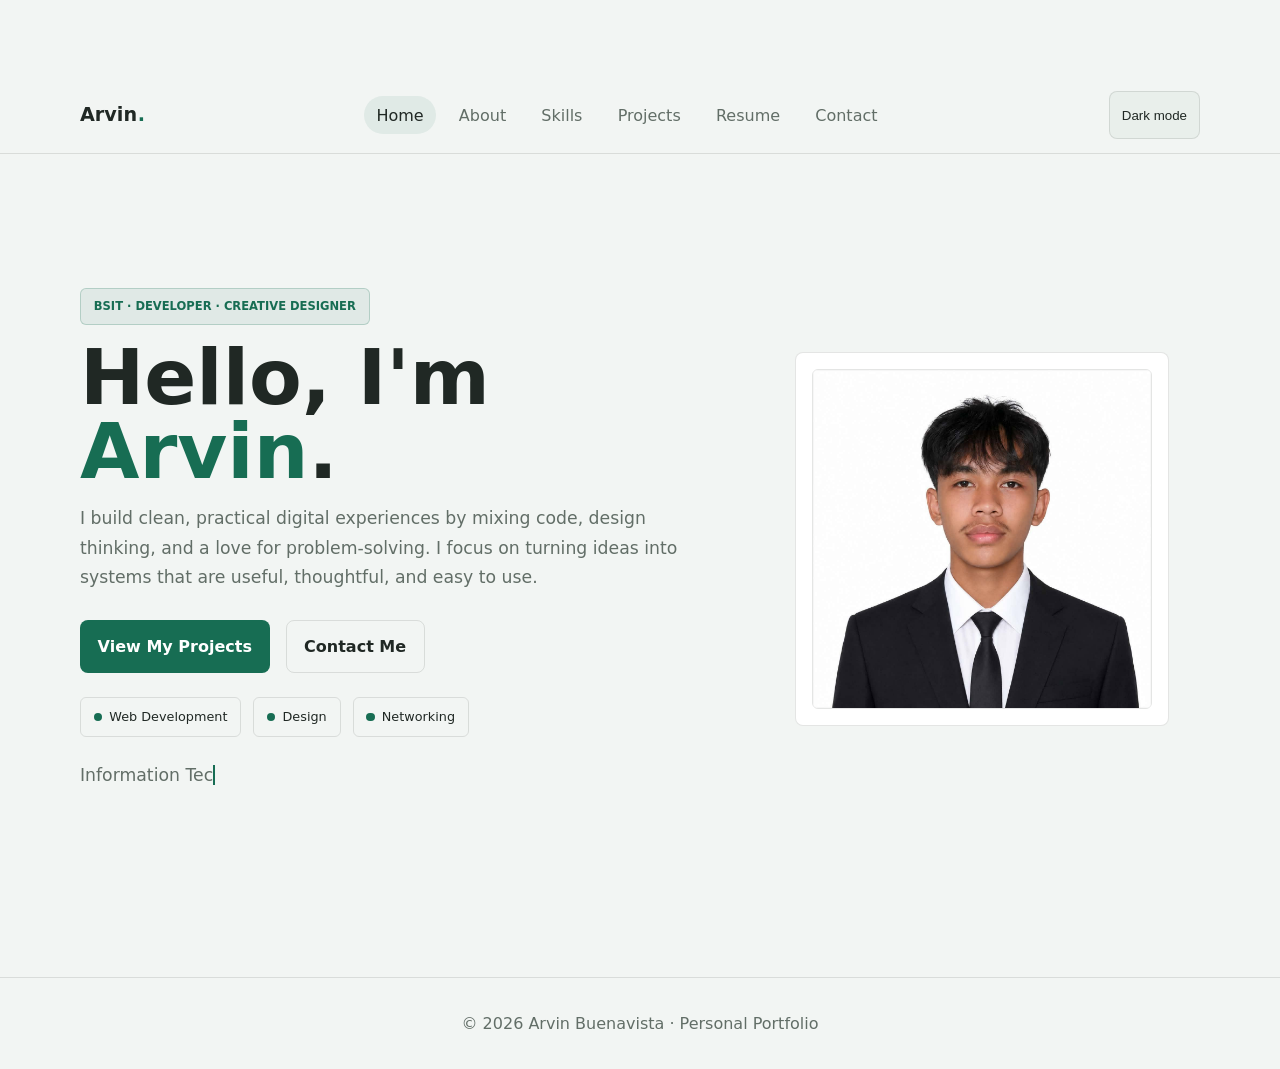
<file: index.html>
<!doctype html>
<html lang="en">
  <head>
    <meta charset="utf-8" />
    <meta name="viewport" content="width=device-width,initial-scale=1" />
    <meta name="description" content="Arvin Buenavista personal portfolio" />
    <title>Home · Arvin Buenavista</title>
    <script>
      (() => {
        const savedTheme = localStorage.getItem("portfolio-theme");
        const prefersLight = window.matchMedia("(prefers-color-scheme: light)").matches;
        if (savedTheme === "light" || (!savedTheme && prefersLight)) {
          document.documentElement.classList.add("light");
        }
      })();
    </script>
    <link rel="stylesheet" href="assets/style.css" />
  </head>
  <body>
    <header class="site-header">
      <div class="container nav">
        <a class="logo" href="index.html">Arvin<span>.</span></a
        ><button class="menu-btn" aria-label="Open menu">☰</button>
        <nav>
          <ul class="nav-links">
            <li><a href="index.html">Home</a></li>
            <li><a href="about.html">About</a></li>
            <li><a href="skills.html">Skills</a></li>
            <li><a href="projects.html">Projects</a></li>
            <li><a href="resume.html">Resume</a></li>
            <li><a href="contact.html">Contact</a></li>
          </ul>
        </nav>
        <button class="theme-btn desktop-theme" aria-label="Toggle theme">
          ☾
        </button>
      </div>
    </header>
    <main class="panel hero-panel">
      <div class="container hero">
        <section class="hero-copy reveal">
          <div class="eyebrow">BSIT · Developer · Creative Designer</div>
          <h1>Hello, I'm <span>Arvin</span>.</h1>
          <p>
            I build clean, practical digital experiences by mixing code,
            design thinking, and a love for problem-solving. I focus on turning
            ideas into systems that are useful, thoughtful, and easy to use.
          </p>
          <div class="actions">
            <a class="btn btn-primary" href="projects.html">View My Projects</a
            ><a class="btn" href="contact.html">Contact Me</a>
          </div>
          <div class="hero-meta">
            <span class="meta-pill">Web Development</span>
            <span class="meta-pill">Design</span>
            <span class="meta-pill">Networking</span>
          </div>
          <p style="margin-top: 1.5rem">
            <span
              id="typing"
              class="typing"
              data-text="Information Technology Student"
            ></span>
          </p>
        </section>
        <div class="profile-wrap">
          <div class="profile-card reveal">
            <img src="assets/profile.jpg" alt="Profile illustration" />
          </div>
        </div>
      </div>
    </main>

    <footer class="footer">
      <div class="container">© 2026 Arvin Buenavista · Personal Portfolio</div>
    </footer>
    <button id="topBtn" class="top-btn" aria-label="Scroll to top">↑</button>
    <script src="assets/script.js"></script>
  </body>
</html>
</file>
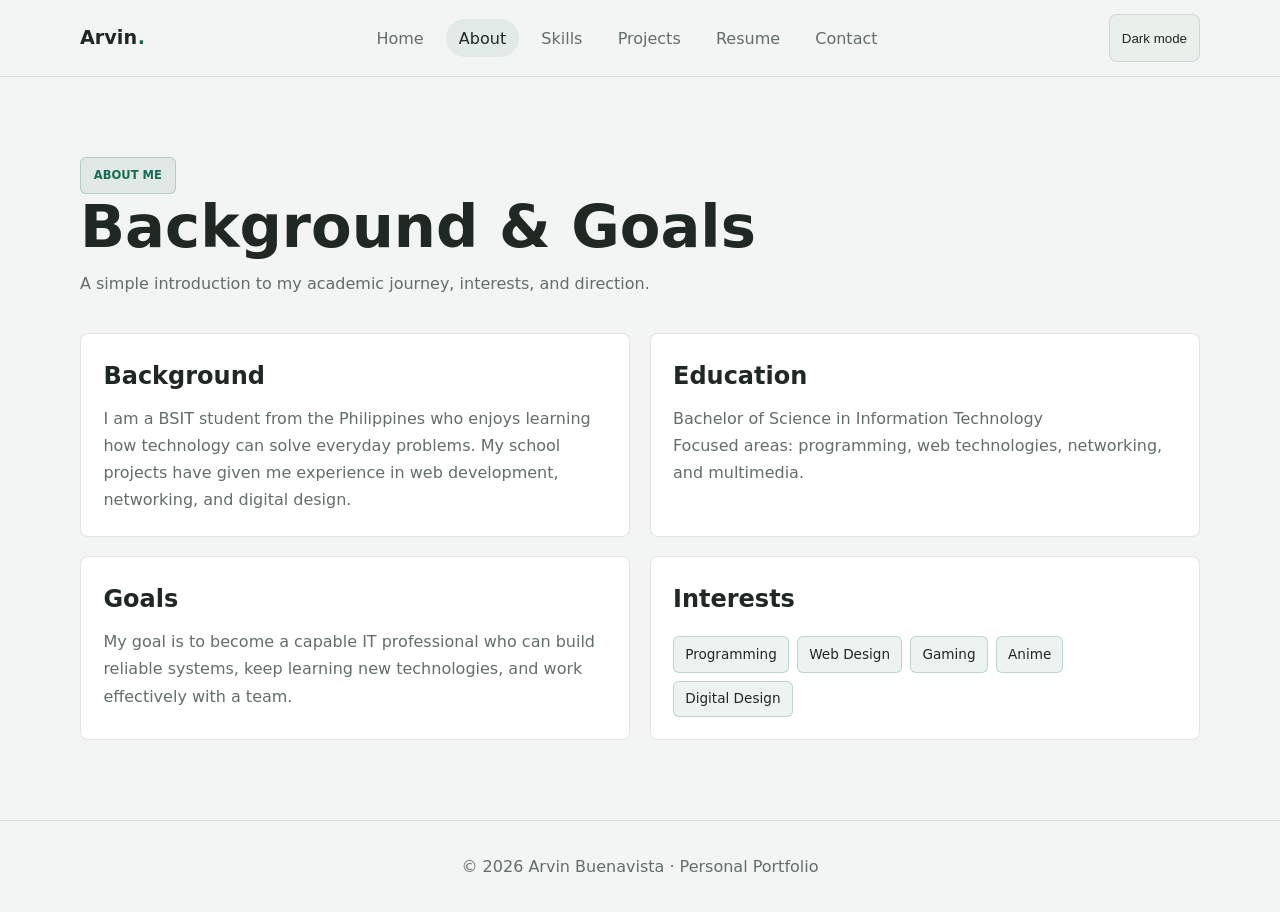
<file: about.html>
<!doctype html>
<html lang="en">
  <head>
    <meta charset="utf-8" />
    <meta name="viewport" content="width=device-width,initial-scale=1" />
    <meta name="description" content="Arvin Buenavista personal portfolio" />
    <title>About · Arvin Buenavista</title>
    <script>
      (() => {
        const savedTheme = localStorage.getItem("portfolio-theme");
        const prefersLight = window.matchMedia("(prefers-color-scheme: light)").matches;
        if (savedTheme === "light" || (!savedTheme && prefersLight)) {
          document.documentElement.classList.add("light");
        }
      })();
    </script>
    <link rel="stylesheet" href="assets/style.css" />
  </head>
  <body>
    <header class="site-header">
      <div class="container nav">
        <a class="logo" href="index.html">Arvin<span>.</span></a
        ><button class="menu-btn" aria-label="Open menu">☰</button>
        <nav>
          <ul class="nav-links">
            <li><a href="index.html">Home</a></li>
            <li><a href="about.html">About</a></li>
            <li><a href="skills.html">Skills</a></li>
            <li><a href="projects.html">Projects</a></li>
            <li><a href="resume.html">Resume</a></li>
            <li><a href="contact.html">Contact</a></li>
          </ul>
        </nav>
        <button class="theme-btn desktop-theme" aria-label="Toggle theme">
          ☾
        </button>
      </div>
    </header>
    <main class="container page">
      <header class="page-head reveal">
        <div class="eyebrow">About Me</div>
        <h1>Background & Goals</h1>
        <p>
          A simple introduction to my academic journey, interests, and
          direction.
        </p>
      </header>
      <div class="grid two">
        <article class="card reveal">
          <h2>Background</h2>
          <p class="muted">
            I am a BSIT student from the Philippines who enjoys learning how
            technology can solve everyday problems. My school projects have
            given me experience in web development,
            networking, and digital design.
          </p>
        </article>
        <article class="card reveal">
          <h2>Education</h2>
          <p class="muted">Bachelor of Science in Information Technology</p>
          <p class="muted">
            Focused areas: programming, web technologies,
            networking, and multimedia.
          </p>
        </article>
        <article class="card reveal">
          <h2>Goals</h2>
          <p class="muted">
            My goal is to become a capable IT professional who can build
            reliable systems, keep learning new technologies, and work
            effectively with a team.
          </p>
        </article>
        <article class="card reveal">
          <h2>Interests</h2>
          <div class="tags">
            <span class="tag">Programming</span
            ><span class="tag">Web Design</span
            ><span class="tag">Gaming</span><span class="tag">Anime</span
            ><span class="tag">Digital Design</span>
          </div>
        </article>
      </div>
    </main>
    <footer class="footer">
      <div class="container">© 2026 Arvin Buenavista · Personal Portfolio</div>
    </footer>
    <button id="topBtn" class="top-btn" aria-label="Scroll to top">↑</button>
    <script src="assets/script.js"></script>
  </body>
</html>
</file>
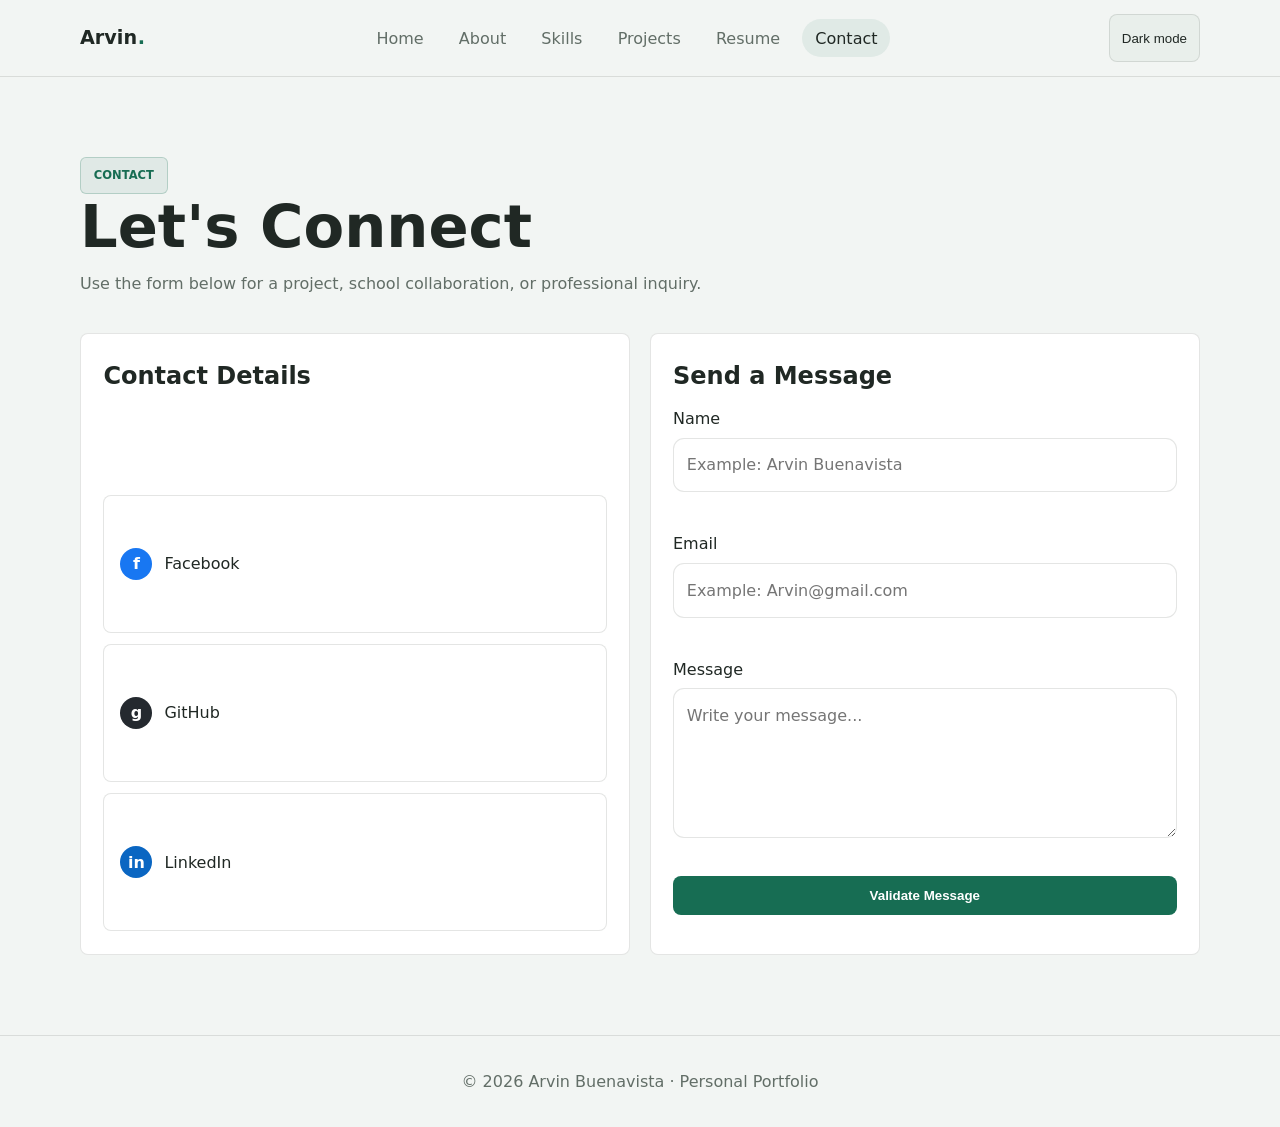
<file: contact.html>
<!doctype html>
<html lang="en">
  <head>
    <meta charset="utf-8" />
    <meta name="viewport" content="width=device-width,initial-scale=1" />
    <meta name="description" content="Arvin Buenavista personal portfolio" />
    <title>Contact · Arvin Buenavista</title>
    <script>
      (() => {
        const savedTheme = localStorage.getItem("portfolio-theme");
        const prefersLight = window.matchMedia("(prefers-color-scheme: light)").matches;
        if (savedTheme === "light" || (!savedTheme && prefersLight)) {
          document.documentElement.classList.add("light");
        }
      })();
    </script>
    <link rel="stylesheet" href="assets/style.css" />
  </head>
  <body>
    <header class="site-header">
      <div class="container nav">
        <a class="logo" href="index.html">Arvin<span>.</span></a
        ><button class="menu-btn" aria-label="Open menu">☰</button>
        <nav>
          <ul class="nav-links">
            <li><a href="index.html">Home</a></li>
            <li><a href="about.html">About</a></li>
            <li><a href="skills.html">Skills</a></li>
            <li><a href="projects.html">Projects</a></li>
            <li><a href="resume.html">Resume</a></li>
            <li><a href="contact.html">Contact</a></li>
          </ul>
        </nav>
        <button class="theme-btn desktop-theme" aria-label="Switch to light mode">
          Light mode  
        </button>
      </div>
    </header>
    <main class="container page">
      <header class="page-head">
        <div class="eyebrow">Contact</div>
        <h1>Let's Connect</h1>
        <p>
          Use the form below for a project, school collaboration, or
          professional inquiry.
        </p>
      </header>
      <div class="grid two">
        <section class="card contact-links">
          <h2>Contact Details</h2>
          <a class="contact-link" href="https://www.facebook.com/vbinten.g/" target="_blank" rel="noopener"
            ><span class="social-badge facebook" aria-hidden="true">f</span> Facebook</a
          ><a
            class="contact-link"
            href="https://github.com/buenavistaarvin27-ux/Arvin.git"
            target="_blank"
            rel="noopener"
            ><span class="social-badge github" aria-hidden="true">g</span> GitHub</a
          ><a
            class="contact-link"
            href="https://www.linkedin.com/in/arvin-buenavista-8b483a2ab/"
            target="_blank"
            rel="noopener"
            ><span class="social-badge linkedin" aria-hidden="true">in</span> LinkedIn</a
          >
        </section>
        <section class="card">
          <h2>Send a Message</h2>
          <form id="contactForm" novalidate>
            <div class="field">
              <label for="name">Name</label
              ><input
                id="name"
                name="name"
                type="text"
                placeholder="Example: Arvin Buenavista"
              />
              <div id="nameError" class="error"></div>
            </div>
            <div class="field">
              <label for="email">Email</label
              ><input
                id="email"
                name="email"
                type="email"
                placeholder="Example: Arvin@gmail.com"
              />
              <div id="emailError" class="error"></div>
            </div>
            <div class="field">
              <label for="message">Message</label
              ><textarea
                id="message"
                name="message"
                placeholder="Write your message..."
              ></textarea>
              <div id="messageError" class="error"></div>
            </div>
            <button class="btn btn-primary" type="submit">
              Validate Message
            </button>
            <div id="formStatus" class="success" aria-live="polite"></div>
          </form>
        </section>
      </div>
    </main>
    <footer class="footer">
      <div class="container">© 2026 Arvin Buenavista · Personal Portfolio</div>
    </footer>
    <button id="topBtn" class="top-btn" aria-label="Scroll to top">↑</button>
    <script src="assets/script.js"></script>
  </body>
</html>
</file>
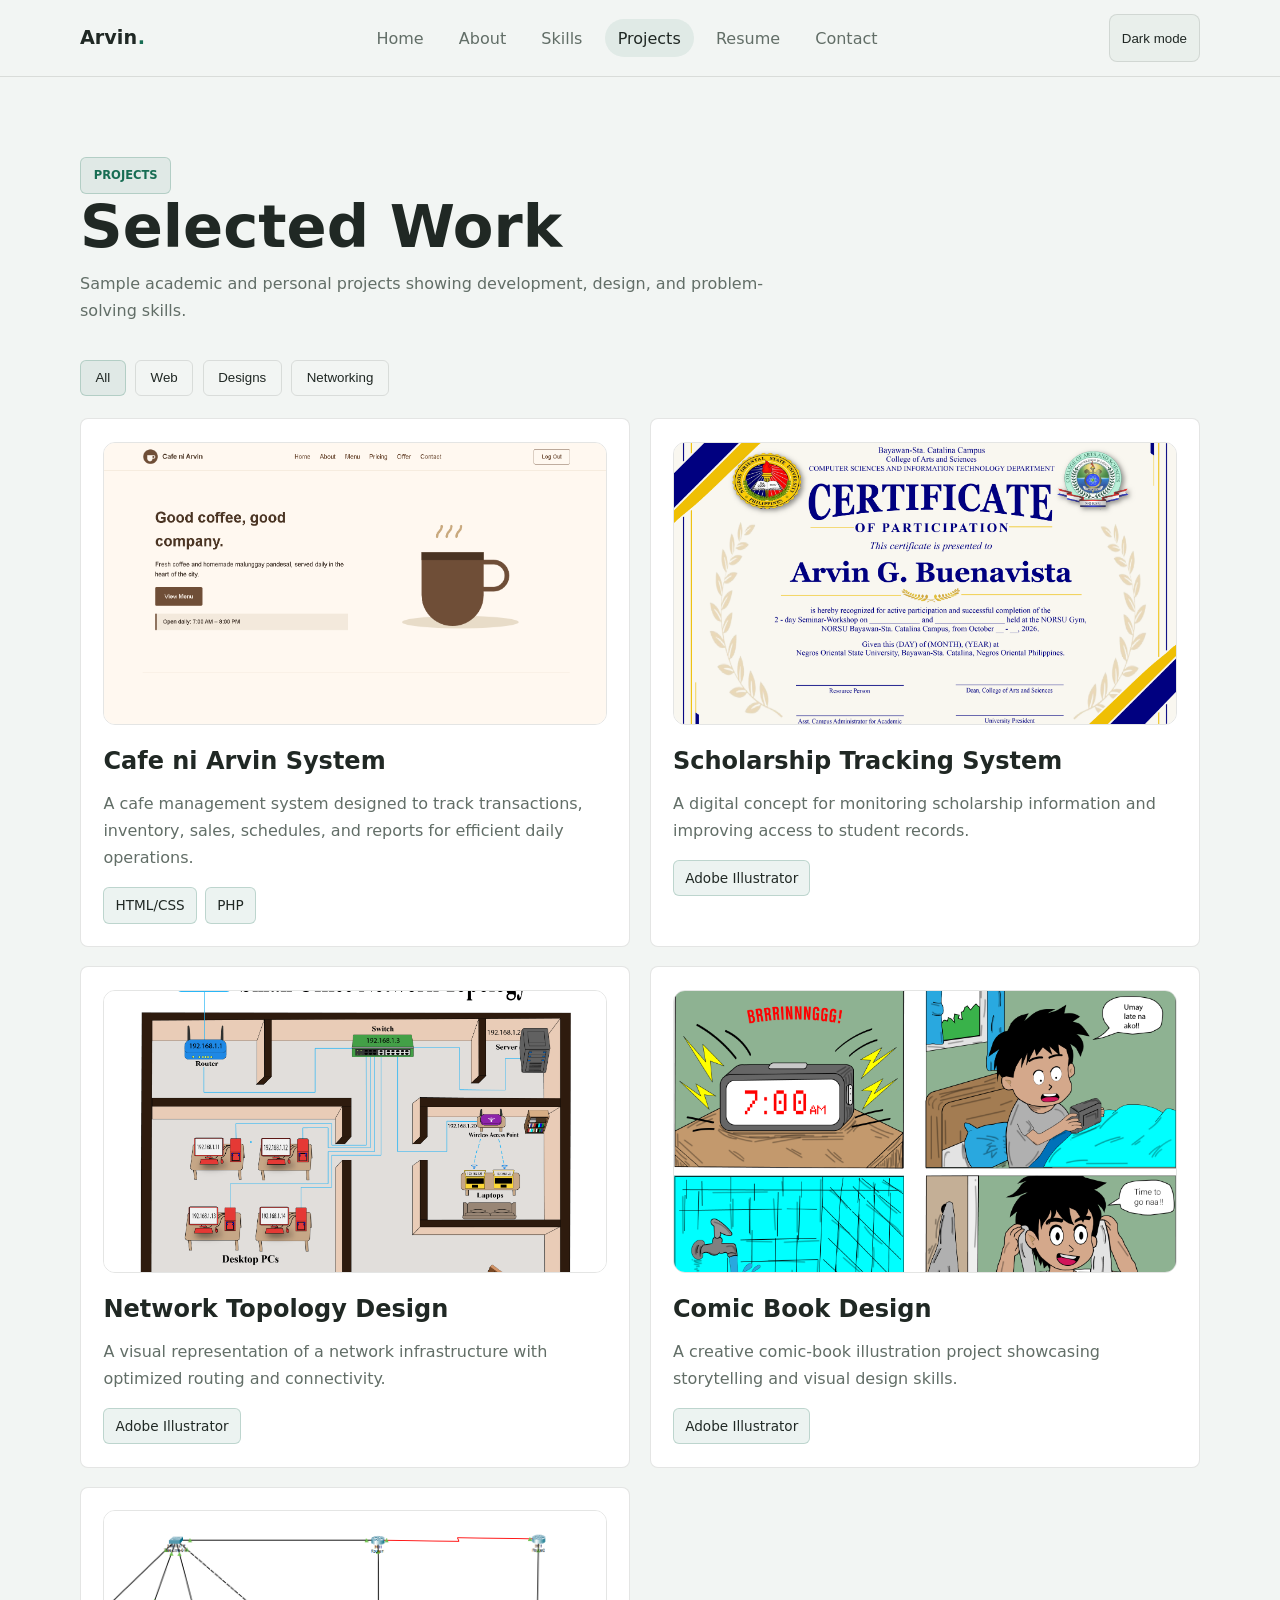
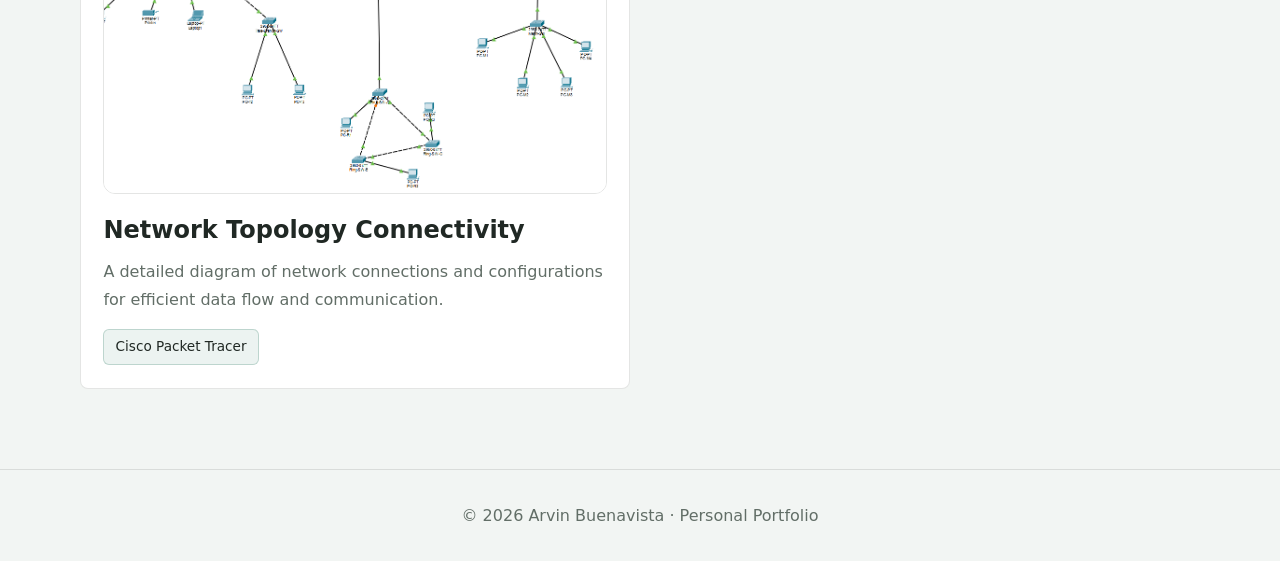
<file: projects.html>
<!doctype html>
<html lang="en">
  <head>
    <meta charset="utf-8" />
    <meta name="viewport" content="width=device-width,initial-scale=1" />
    <meta name="description" content="Arvin Buenavista personal portfolio" />
    <title>Projects · Arvin Buenavista</title>
    <script>
      (() => {
        const savedTheme = localStorage.getItem("portfolio-theme");
        const prefersLight = window.matchMedia("(prefers-color-scheme: light)").matches;
        if (savedTheme === "light" || (!savedTheme && prefersLight)) {
          document.documentElement.classList.add("light");
        }
      })();
    </script>
    <link rel="stylesheet" href="assets/style.css" />
  </head>
  <body>
    <header class="site-header">
      <div class="container nav">
        <a class="logo" href="index.html">Arvin<span>.</span></a
        ><button class="menu-btn" aria-label="Open menu">☰</button>
        <nav>
          <ul class="nav-links">
            <li><a href="index.html">Home</a></li>
            <li><a href="about.html">About</a></li>
            <li><a href="skills.html">Skills</a></li>
            <li><a href="projects.html">Projects</a></li>
            <li><a href="resume.html">Resume</a></li>
            <li><a href="contact.html">Contact</a></li>
          </ul>
        </nav>
        <button class="theme-btn desktop-theme" aria-label="Toggle theme">
          ☾
        </button>
      </div>
    </header>
    <main class="container page">
      <header class="page-head reveal">
        <div class="eyebrow">Projects</div>
        <h1>Selected Work</h1>
        <p>
          Sample academic and personal projects showing development, design, and
          problem-solving skills.
        </p>
      </header>
      <div class="filters reveal">
        <button class="filter active" data-filter="all">All</button
        ><button class="filter" data-filter="web">Web</button
        ><button class="filter" data-filter="design">Designs</button>
        <button class="filter" data-filter="networking">Networking</button>
      </div>
      <section class="grid two">
        <article class="card project-card reveal" data-category="web system">
          <img
            class="project-img zoomable"
            src="assets/project1.png"
            alt="Rice and Corn Milling Record System"
          />
          <h2>Cafe ni Arvin System</h2>
          <p class="muted">
            A cafe management system designed to track transactions, inventory,
            sales, schedules, and reports for efficient daily operations.
          </p>
          <div class="tags">
            <span class="tag">HTML/CSS</span><span class="tag">PHP</span>
          </div>
        </article>
        <article class="card project-card reveal" data-category="design">
          <img
            class="project-img zoomable"
            src="assets/project2.png"
            alt="Scholarship Tracking System"
          />
          <h2>Scholarship Tracking System</h2>
          <p class="muted">
            A digital concept for monitoring scholarship information and
            improving access to student records.
          </p>
          <div class="tags">
            <span class="tag">Adobe Illustrator</span>
          </div>
        </article>
        <article class="card project-card reveal" data-category="networking">
          <img
            class="project-img zoomable"
            src="assets/project3.png"
            alt="Network Topology Design"
          />
          <h2>Network Topology Design</h2>
          <p class="muted">
            A visual representation of a network infrastructure with optimized
            routing and connectivity.
          </p>
          <div class="tags">
            <span class="tag">Adobe Illustrator</span>
          </div>
        </article>
        <article class="card project-card reveal" data-category="design">
          <img
            class="project-img zoomable"
            src="assets/project4.png"
            alt="Scholarship Tracking System"
          />
          <h2>Comic Book Design</h2>
          <p class="muted">
            A creative comic-book illustration project showcasing storytelling
            and visual design skills.
          </p>
          <div class="tags">
            <span class="tag">Adobe Illustrator</span>
          </div>
        </article>
        <article class="card project-card reveal" data-category="networking">
          <img
            class="project-img zoomable"
            src="assets/project5.png"
            alt="Network Topology Connectivity"
          />
          <h2>Network Topology Connectivity</h2>
          <p class="muted">
            A detailed diagram of network connections and configurations for
            efficient data flow and communication.
          </p>
          <div class="tags">
            <span class="tag">Cisco Packet Tracer</span>
          </div>
        </article>
      </section>
    </main>
    <div id="modal" class="modal">
      <button id="modalClose" aria-label="Close">×</button
      ><img id="modalImg" alt="Project preview" />
    </div>
    <footer class="footer">
      <div class="container">© 2026 Arvin Buenavista · Personal Portfolio</div>
    </footer>
    <button id="topBtn" class="top-btn" aria-label="Scroll to top">↑</button>
    <script src="assets/script.js"></script>
  </body>
</html>
</file>
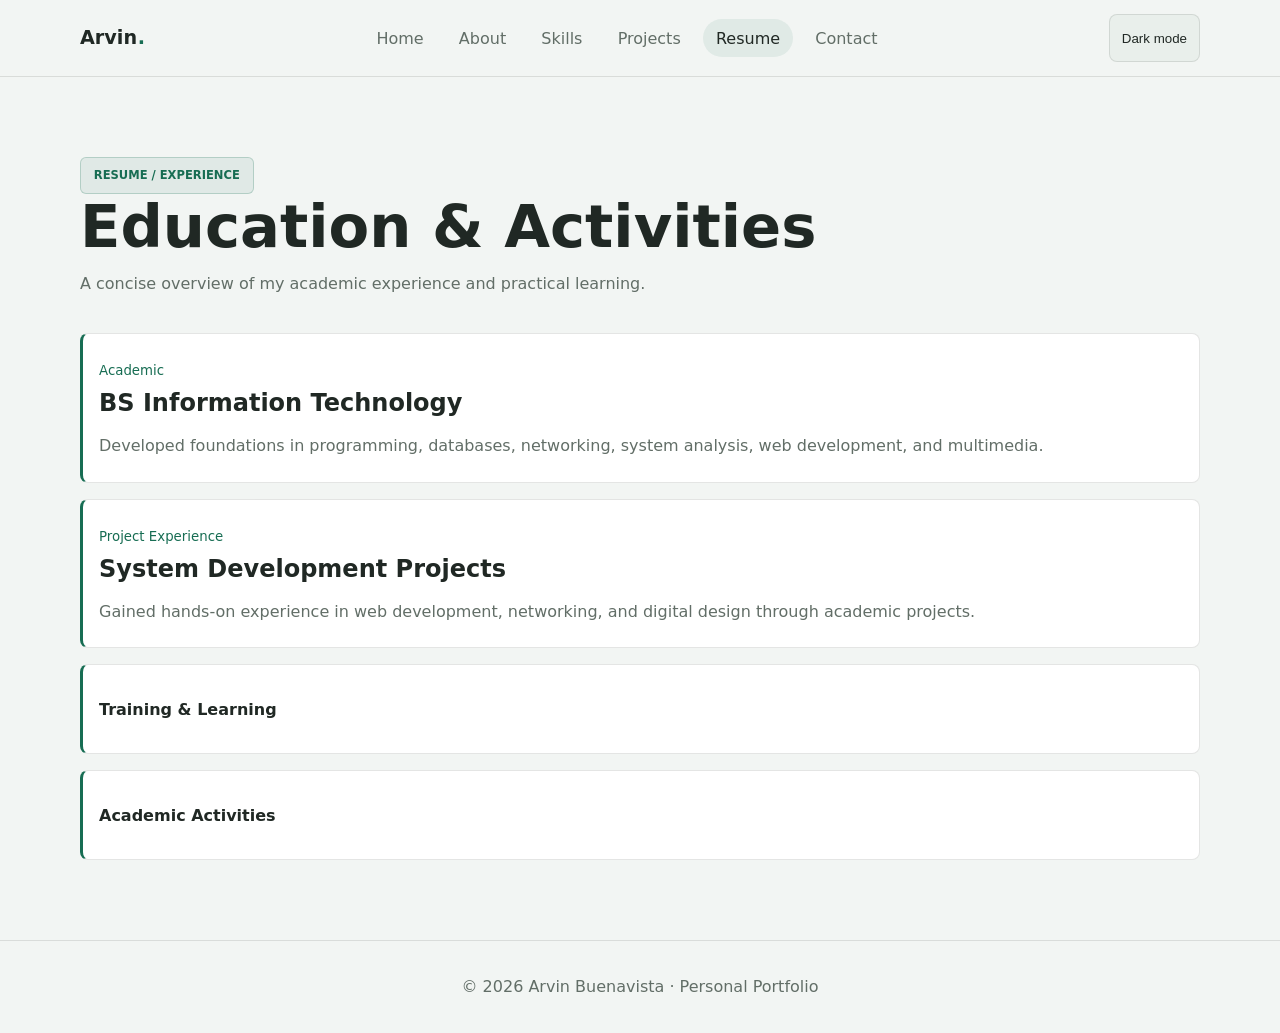
<file: resume.html>
<!doctype html>
<html lang="en">
  <head>
    <meta charset="utf-8" />
    <meta name="viewport" content="width=device-width,initial-scale=1" />
    <meta name="description" content="Arvin Buenavista personal portfolio" />
    <title>Resume · Arvin Buenavista</title>
    <script>
      (() => {
        const savedTheme = localStorage.getItem("portfolio-theme");
        const prefersLight = window.matchMedia("(prefers-color-scheme: light)").matches;
        if (savedTheme === "light" || (!savedTheme && prefersLight)) {
          document.documentElement.classList.add("light");
        }
      })();
    </script>
    <link rel="stylesheet" href="assets/style.css" />
  </head>
  <body>
    <header class="site-header">
      <div class="container nav">
        <a class="logo" href="index.html">Arvin<span>.</span></a
        ><button class="menu-btn" aria-label="Open menu">☰</button>
        <nav>
          <ul class="nav-links">
            <li><a href="index.html">Home</a></li>
            <li><a href="about.html">About</a></li>
            <li><a href="skills.html">Skills</a></li>
            <li><a href="projects.html">Projects</a></li>
            <li><a href="resume.html">Resume</a></li>
            <li><a href="contact.html">Contact</a></li>
          </ul>
        </nav>
        <button class="theme-btn desktop-theme" aria-label="Switch to light mode">
          Light mode
        </button>
      </div>
    </header>
    <main class="container page">
      <header class="page-head">
        <div class="eyebrow">Resume / Experience</div>
        <h1>Education & Activities</h1>
        <p>
          A concise overview of my academic experience and practical learning.
        </p>
      </header>
      <section class="timeline">
        <article class="card timeline-item">
          <small>Academic</small>
          <h2>BS Information Technology</h2>
          <p class="muted">
            Developed foundations in programming, databases, networking, system
            analysis, web development, and multimedia.
          </p>
        </article>
        <article class="card timeline-item">
          <small>Project Experience</small>
          <h2>System Development Projects</h2>
          <p class="muted">
            Gained hands-on experience in web development, networking, and
            digital design through academic projects.
          </p>
        </article>
        <article class="card timeline-item accordion">
          <button class="accordion-btn">Training & Learning</button>
          <div class="accordion-content">
            <p>
              Hands-on practice with HTML, CSS, JavaScript, PHP, MySQL, Java,
              Cisco Packet Tracer, and Adobe Illustrator
            </p>
          </div>
        </article>
        <article class="card timeline-item accordion">
          <button class="accordion-btn">Academic Activities</button>
          <div class="accordion-content">
            <p>
              Participated in presentations, network-topology activities,
              multimedia projects, and collaborative
              software development tasks.
            </p>
          </div>
        </article>
      </section>
    </main>
    <footer class="footer">
      <div class="container">© 2026 Arvin Buenavista · Personal Portfolio</div>
    </footer>
    <button id="topBtn" class="top-btn" aria-label="Scroll to top">↑</button>
    <script src="assets/script.js"></script>
  </body>
</html>
</file>
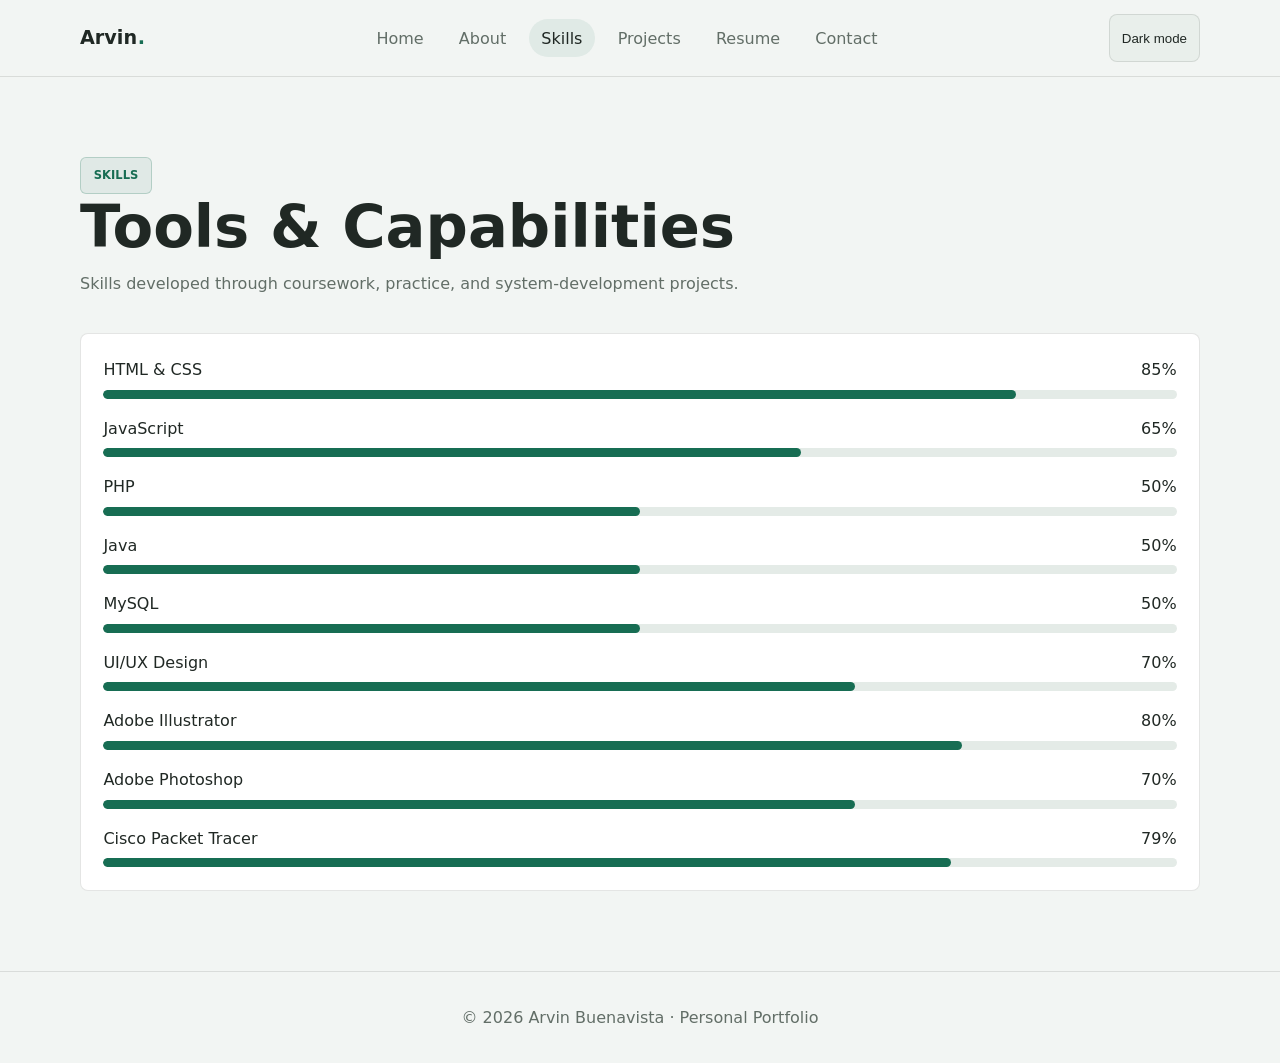
<file: skills.html>
<!doctype html>
<html lang="en">
  <head>
    <meta charset="utf-8" />
    <meta name="viewport" content="width=device-width,initial-scale=1" />
    <meta name="description" content="Arvin Buenavista personal portfolio" />
    <title>Skills · Arvin Buenavista</title>
    <script>
      (() => {
        const savedTheme = localStorage.getItem("portfolio-theme");
        const prefersLight = window.matchMedia("(prefers-color-scheme: light)").matches;
        if (savedTheme === "light" || (!savedTheme && prefersLight)) {
          document.documentElement.classList.add("light");
        }
      })();
    </script>
    <link rel="stylesheet" href="assets/style.css" />
  </head>
  <body>
    <header class="site-header">
      <div class="container nav">
        <a class="logo" href="index.html">Arvin<span>.</span></a
        ><button class="menu-btn" aria-label="Open menu">☰</button>
        <nav>
          <ul class="nav-links">
            <li><a href="index.html">Home</a></li>
            <li><a href="about.html">About</a></li>
            <li><a href="skills.html">Skills</a></li>
            <li><a href="projects.html">Projects</a></li>
            <li><a href="resume.html">Resume</a></li>
            <li><a href="contact.html">Contact</a></li>
          </ul>
        </nav>
        <button class="theme-btn desktop-theme" aria-label="Switch to light mode">
          Light mode
        </button>
      </div>
    </header>
    <main class="container page">
      <header class="page-head">
        <div class="eyebrow">Skills</div>
        <h1>Tools & Capabilities</h1>
        <p>
          Skills developed through coursework, practice, and system-development
          projects.
        </p>
      </header>
      <section class="card skills">
        <div class="skill-row">
          <div class="skill-top"><span>HTML & CSS</span><span>85%</span></div>
          <div class="bar" style="--w: 85%"><i></i></div>
        </div>
        <div class="skill-row">
          <div class="skill-top"><span>JavaScript</span><span>65%</span></div>
          <div class="bar" style="--w: 65%"><i></i></div>
        </div>
        <div class="skill-row">
          <div class="skill-top"><span>PHP</span><span>50%</span></div>
          <div class="bar" style="--w: 50%"><i></i></div>
        </div>
        <div class="skill-row">
          <div class="skill-top"><span>Java</span><span>50%</span></div>
          <div class="bar" style="--w: 50%"><i></i></div>
        </div>
        <div class="skill-row">
          <div class="skill-top"><span>MySQL</span><span>50%</span></div>
          <div class="bar" style="--w: 50%"><i></i></div>
        </div>
        <div class="skill-row">
          <div class="skill-top"><span>UI/UX Design</span><span>70%</span></div>
          <div class="bar" style="--w: 70%"><i></i></div>
        </div>
        <div class="skill-row">
          <div class="skill-top">
            <span>Adobe Illustrator</span><span>80%</span>
          </div>
          <div class="bar" style="--w: 80%"><i></i></div>
        </div>
        <div class="skill-row">
          <div class="skill-top">
            <span>Adobe Photoshop</span><span>70%</span>
          </div>
          <div class="bar" style="--w: 70%"><i></i></div>
        </div>
        <div class="skill-row">
          <div class="skill-top">
            <span>Cisco Packet Tracer</span><span>79%</span>
          </div>
          <div class="bar" style="--w: 79%"><i></i></div>
        </div>
      </section>
    </main>
    <footer class="footer">
      <div class="container">© 2026 Arvin Buenavista · Personal Portfolio</div>
    </footer>
    <button id="topBtn" class="top-btn" aria-label="Scroll to top">↑</button>
    <script src="assets/script.js"></script>
  </body>
</html>
</file>
<file: assets/style.css>
:root {
  --bg: #191d1b;
  --bg-soft: #222825;
  --card: #222825;
  --card2: #2b332f;
  --text: #f1f4f2;
  --muted: #b1bbb6;
  --primary: #247b60;
  --accent: #83c9aa;
  --accent-soft: rgba(131, 201, 170, 0.12);
  --accent-border: rgba(131, 201, 170, 0.28);
  --border: rgba(241, 244, 242, 0.12);
}
* {
  box-sizing: border-box;
  margin: 0;
  padding: 0;
}
html {
  scroll-behavior: smooth;
  scroll-snap-type: y proximity;
}
.panel {
  min-height: 100vh;
  scroll-snap-align: start;
  display: flex;
  align-items: center;
}
.section {
  min-height: 100vh;
  scroll-snap-align: start;
}
body {
  position: relative;
  font-family:
    Inter,
    system-ui,
    -apple-system,
    Segoe UI,
    sans-serif;
  background: var(--bg);
  color: var(--text);
  line-height: 1.7;
  transition: background 0.25s ease, color 0.25s ease;
}
a {
  color: inherit;
  text-decoration: none;
}
img {
  max-width: 100%;
  display: block;
}
.container {
  width: min(1120px, 92%);
  margin: auto;
}
body::after {
  content: "";
  position: fixed;
  inset: 0;
  z-index: 40;
  background: inherit;
  opacity: 0;
  pointer-events: none;
  transition: opacity 0.25s ease;
}
body.page-exit::after {
  opacity: 1;
}
body.light.page-exit::after {
  display: none;
}
.site-header {
  position: sticky;
  top: 0;
  z-index: 50;
  background: rgba(25, 29, 27, 0.94);
  backdrop-filter: blur(10px);
  border-bottom: 1px solid var(--border);
}
.nav {
  min-height: 76px;
  display: flex;
  align-items: center;
  justify-content: space-between;
  gap: 1rem;
}
.logo {
  display: inline-flex;
  align-items: center;
  font-weight: 800;
  font-size: 1.2rem;
  letter-spacing: 0;
}
.logo span {
  color: var(--accent);
  margin-left: 0.04em;
}
.nav-links {
  display: flex;
  align-items: center;
  gap: 0.6rem;
  list-style: none;
}
.nav-links a {
  color: var(--muted);
  padding: 0.6rem 0.8rem;
  border-radius: 999px;
  transition: all 0.2s ease;
}
.nav-links a:hover,
.nav-links a.active {
  color: var(--text);
  background: var(--accent-soft);
}
.menu-btn {
  display: none;
  background: none;
  border: 0;
  color: var(--text);
  font-size: 1.7rem;
}
.theme-btn {
  border: 1px solid var(--border);
  background: var(--bg-soft);
  color: var(--text);
  border-radius: 8px;
  min-width: 3rem;
  min-height: 3rem;
  padding: 0.5rem 0.75rem;
  cursor: pointer;
}
.hero {
  min-height: calc(100vh - 76px);
  display: grid;
  grid-template-columns: 1.18fr 0.82fr;
  align-items: center;
  gap: 3.5rem;
  padding: 4.5rem 0 3rem;
}
.showcase-panel,
.story-panel {
  padding: 4rem 0;
}
.two-up-grid {
  display: grid;
  grid-template-columns: repeat(2, minmax(0, 1fr));
  gap: 1.25rem;
  margin-top: 1.5rem;
}
.story-card {
  background: var(--card);
  border: 1px solid var(--border);
  border-radius: 8px;
  padding: 1.4rem;
}
.hero-copy {
  position: relative;
}
.eyebrow {
  display: inline-block;
  background: var(--accent-soft);
  border: 1px solid var(--accent-border);
  color: var(--accent);
  font-weight: 700;
  letter-spacing: 0;
  text-transform: uppercase;
  padding: 0.48rem 0.8rem;
  border-radius: 6px;
  font-size: 0.72rem;
}
.hero h1 {
  font-size: clamp(2.7rem, 6vw, 5.2rem);
  line-height: 0.96;
  margin: 1rem 0 1rem;
  letter-spacing: 0;
}
.hero h1 span {
  color: var(--primary);
}
.hero p {
  font-size: 1.08rem;
  color: var(--muted);
  max-width: 640px;
}
.hero-meta {
  display: flex;
  flex-wrap: wrap;
  gap: 0.75rem;
  margin-top: 1.5rem;
}
.meta-pill {
  display: inline-flex;
  align-items: center;
  gap: 0.45rem;
  background: transparent;
  border: 1px solid var(--border);
  color: var(--text);
  border-radius: 6px;
  padding: 0.5rem 0.8rem;
  font-size: 0.8rem;
}
.meta-pill::before {
  content: "";
  width: 0.52rem;
  height: 0.52rem;
  border-radius: 50%;
  background: var(--accent);
}
.actions {
  display: flex;
  gap: 1rem;
  margin-top: 1.7rem;
  flex-wrap: wrap;
}
.btn {
  display: inline-flex;
  align-items: center;
  justify-content: center;
  padding: 0.75rem 1.1rem;
  border-radius: 8px;
  font-weight: 700;
  border: 1px solid var(--border);
  transition: 0.2s;
}
.btn-primary {
  background: var(--primary);
  color: #fff;
  border: 0;
}
.btn:hover {
  transform: translateY(-2px);
}
.profile-wrap {
  display: grid;
  place-items: center;
}
.profile-card {
  position: relative;
  padding: 1rem;
  border: 1px solid var(--border);
  border-radius: 8px;
  background: var(--card);
  overflow: hidden;
}
.profile-card img {
  position: relative;
  width: min(340px, 76vw);
  border-radius: 6px;
  border: 1px solid var(--border);
}
.page {
  padding: 5rem 0;
}
.showcase {
  padding: 2rem 0 5rem;
}
.section-heading {
  margin-bottom: 1.5rem;
}
.section-heading h2 {
  font-size: clamp(2rem, 3vw, 2.8rem);
  line-height: 1.1;
  margin-top: 1rem;
}
.feature-grid {
  display: grid;
  grid-template-columns: repeat(3, minmax(0, 1fr));
  gap: 1.2rem;
}
.feature-card {
  background: var(--card);
  border: 1px solid var(--border);
  border-radius: 8px;
  padding: 1.5rem;
}
.feature-card,
.story-card {
  transition: border-color 0.2s ease;
}
.feature-card:hover,
.story-card:hover {
  border-color: var(--accent-border);
}
.feature-index {
  display: inline-block;
  color: var(--accent);
  font-weight: 700;
  margin-bottom: 0.75rem;
  letter-spacing: 0;
}
.feature-card h3 {
  margin-bottom: 0.5rem;
}
.reveal,
.page-head,
.card,
.project-card,
.timeline-item,
.contact-link,
.profile-card,
.hero-copy,
.feature-card {
  opacity: 0;
  transform: translateY(28px);
  transition:
    opacity 0.7s ease,
    transform 0.7s ease;
}
.reveal.visible,
.page-head.visible,
.card.visible,
.project-card.visible,
.timeline-item.visible,
.contact-link.visible,
.profile-card.visible,
.hero-copy.visible,
.feature-card.visible {
  opacity: 1;
  transform: translateY(0);
}
.page-head {
  margin-bottom: 2.2rem;
}
.page-head h1 {
  font-size: clamp(2.2rem, 5vw, 3.7rem);
  line-height: 1.1;
}
.page-head p {
  color: var(--muted);
  max-width: 700px;
  margin-top: 0.7rem;
}
.grid {
  display: grid;
  gap: 1.2rem;
}
.two {
  grid-template-columns: repeat(2, 1fr);
}
.three {
  grid-template-columns: repeat(3, 1fr);
}
.card {
  background: var(--card);
  border: 1px solid var(--border);
  border-radius: 8px;
  padding: 1.4rem;
}
.card h2,
.card h3 {
  margin-bottom: 0.5rem;
}
.muted {
  color: var(--muted);
}
.tags {
  display: flex;
  flex-wrap: wrap;
  gap: 0.5rem;
  margin-top: 1rem;
}
.tag {
  padding: 0.35rem 0.7rem;
  border-radius: 6px;
  background: var(--accent-soft);
  border: 1px solid var(--accent-border);
  color: var(--text);
  font-size: 0.85rem;
}
.skills {
  display: grid;
  gap: 1rem;
}
.skill-row {
  display: grid;
  gap: 0.4rem;
}
.skill-top {
  display: flex;
  justify-content: space-between;
}
.bar {
  height: 9px;
  background: var(--card2);
  border-radius: 99px;
  overflow: hidden;
}
.bar i {
  display: block;
  height: 100%;
  width: var(--w);
  background: var(--accent);
  border-radius: 99px;
  transform: scaleX(0);
  transform-origin: left;
  transition: 1s;
}
.bar.visible i {
  transform: scaleX(1);
}
.project-img {
  aspect-ratio: 16/9;
  object-fit: cover;
  border-radius: 12px;
  margin-bottom: 1rem;
  border: 1px solid var(--border);
}
.filters {
  display: flex;
  gap: 0.6rem;
  flex-wrap: wrap;
  margin-bottom: 1.4rem;
}
.filter {
  cursor: pointer;
  border: 1px solid var(--border);
  background: transparent;
  color: var(--muted);
  padding: 0.6rem 0.9rem;
  border-radius: 6px;
}
.filter.active,
.filter:hover {
  color: var(--text);
  background: var(--accent-soft);
  border-color: var(--accent-border);
}
.project-card.hidden {
  display: none;
}
.timeline {
  display: grid;
  gap: 1rem;
}
.timeline-item {
  border-left: 3px solid var(--primary);
  padding-left: 1rem;
}
.timeline-item small {
  color: var(--accent);
}
form {
  display: grid;
  gap: 1rem;
}
.field {
  display: grid;
  gap: 0.35rem;
}
input,
textarea {
  width: 100%;
  background: var(--bg-soft);
  border: 1px solid var(--border);
  border-radius: 11px;
  padding: 0.8rem;
  color: var(--text);
  font: inherit;
}
textarea {
  min-height: 150px;
  resize: vertical;
}
.error {
  color: #ef8585;
  font-size: 0.85rem;
  min-height: 1.2em;
}
.success {
  color: var(--accent);
}
.contact-links {
  display: grid;
  gap: 0.7rem;
}
.contact-link {
  display: flex;
  align-items: center;
  gap: 0.75rem;
  padding: 0.8rem 1rem;
  background: var(--card);
  border: 1px solid var(--border);
  border-radius: 8px;
}
.social-badge {
  display: inline-grid;
  place-items: center;
  width: 2rem;
  height: 2rem;
  border-radius: 50%;
  font-weight: 700;
  color: #fff;
  font-size: 1rem;
}
.social-badge.facebook {
  background: #1877f2;
}
.social-badge.github {
  background: #24292f;
}
.social-badge.github svg {
  width: 1.2rem;
  height: 1.2rem;
  fill: currentColor;
}
.social-badge.linkedin {
  background: #0a66c2;
}
.footer {
  border-top: 1px solid var(--border);
  padding: 2rem 0;
  color: var(--muted);
  text-align: center;
}
.top-btn {
  position: fixed;
  right: 1.2rem;
  bottom: 1.2rem;
  width: 44px;
  height: 44px;
  border: 0;
  border-radius: 50%;
  background: var(--primary);
  color: #fff;
  cursor: pointer;
  display: none;
}
.top-btn.show {
  display: block;
}
.modal {
  position: fixed;
  inset: 0;
  background: rgba(0, 0, 0, 0.78);
  display: none;
  place-items: center;
  padding: 1rem;
  z-index: 100;
}
.modal.open {
  display: grid;
}
.modal img {
  max-width: min(900px, 95vw);
  max-height: 85vh;
  border-radius: 15px;
}
.modal button {
  position: absolute;
  top: 20px;
  right: 25px;
  border: 0;
  background: none;
  color: #fff;
  font-size: 2rem;
  cursor: pointer;
}
.accordion-btn {
  width: 100%;
  text-align: left;
  background: none;
  color: var(--text);
  border: 0;
  font: inherit;
  font-weight: 700;
  padding: 0.5rem 0;
  cursor: pointer;
}
.accordion-content {
  display: none;
  color: var(--muted);
}
.accordion.open .accordion-content {
  display: block;
}
.typing {
  border-right: 2px solid var(--accent);
  white-space: nowrap;
  overflow: hidden;
}
.light {
  --bg: #f2f5f3;
  --bg-soft: #e9efeb;
  --card: #ffffff;
  --card2: #e4ebe7;
  --text: #202824;
  --muted: #626e67;
  --primary: #176d53;
  --accent: #176d53;
  --accent-soft: rgba(23, 109, 83, 0.08);
  --accent-border: rgba(23, 109, 83, 0.22);
  --border: rgba(32, 40, 36, 0.12);
  background: var(--bg);
  color: var(--text);
}
.light body {
  background: var(--bg);
  color: var(--text);
}
.light input,
.light textarea {
  background: #fff;
  color: var(--text);
}
.light .site-header {
  background: rgba(242, 245, 243, 0.94);
}
.light .nav-links a:hover,
.light .nav-links a.active {
  color: var(--text);
  background: var(--accent-soft);
}
.light .filter {
  background: transparent;
  color: var(--text);
}
.light .filter.active,
.light .filter:hover {
  color: var(--text);
  background: var(--accent-soft);
}
.light .bar {
  background: var(--card2);
}
@media (max-width: 820px) {
  .hero {
    grid-template-columns: 1fr;
    text-align: center;
    gap: 2rem;
  }
  .hero p {
    margin: auto;
  }
  .actions {
    justify-content: center;
  }
  .profile-wrap {
    order: -1;
  }
  .nav-links {
    position: absolute;
    left: 4%;
    right: 4%;
    top: 70px;
    background: var(--card);
    border: 1px solid var(--border);
    border-radius: 14px;
    padding: 0 1rem;
    display: flex;
    flex-direction: column;
    max-height: 0;
    overflow: hidden;
    opacity: 0;
    visibility: hidden;
    pointer-events: none;
    transform: translateY(-8px);
    transition:
      max-height 0.35s ease,
      opacity 0.25s ease,
      padding 0.35s ease,
      transform 0.35s ease,
      visibility 0s linear 0.35s;
  }
  .nav-links.open {
    max-height: 24rem;
    padding: 1rem;
    opacity: 1;
    visibility: visible;
    pointer-events: auto;
    transform: translateY(0);
    transition-delay: 0s;
  }
  .menu-btn {
    display: block;
  }
  .desktop-theme {
    display: inline-flex;
  }
  .two,
  .three {
    grid-template-columns: 1fr;
  }
  .page {
    padding: 3.5rem 0;
  }
}
</file>
